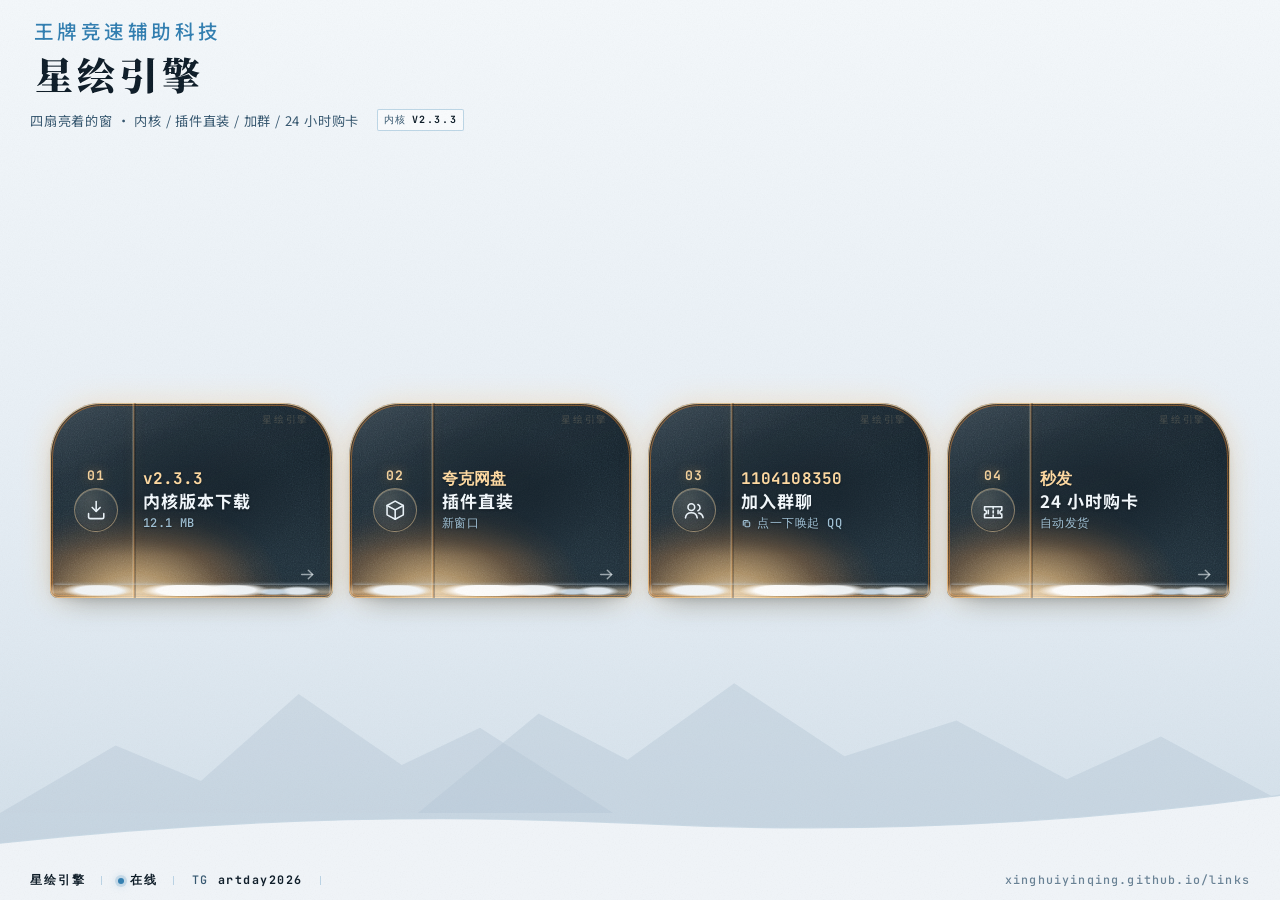
<file: index.html>
﻿<!DOCTYPE html>
<html lang="zh-CN" class="no-js">
<head>
<meta charset="UTF-8">
<meta name="viewport" content="width=device-width, initial-scale=1, viewport-fit=cover">
<meta name="color-scheme" content="light">
<meta name="theme-color" content="#e9f0f6">
<title>星绘引擎 · 王牌竞速辅助科技</title>
<meta name="description" content="星绘引擎 · 王牌竞速辅助科技：内核下载、插件与直装包、一键加群、24 小时购卡。四扇亮着的车窗，就是四个入口。">
<meta property="og:type" content="website">
<meta property="og:site_name" content="星绘引擎">
<meta property="og:title" content="星绘引擎 · 王牌竞速辅助科技">
<meta property="og:description" content="王牌竞速辅助科技 · 内核 v1.9 · 插件直装 · 一键加群 · 24 小时购卡">
<meta name="format-detection" content="telephone=no">
<link rel="icon" href="data:image/svg+xml,%3Csvg xmlns='http://www.w3.org/2000/svg' viewBox='0 0 64 64'%3E%3Crect width='64' height='64' rx='13' fill='%230d1620'/%3E%3Cpath d='M13 55V33a19 19 0 0 1 38 0v22z' fill='%23ffb257'/%3E%3Cpath d='M18 55V33a14 14 0 0 1 28 0v22z' fill='none' stroke='%23ffd9a0' stroke-width='1.8'/%3E%3Cpath d='M32 20v35M18 33.5 46 47M46 33.5 18 47' stroke='%23a9500f' stroke-width='1.5' opacity='.65'/%3E%3Cpath d='M6 55h52' stroke='%23c6d6e3' stroke-width='2.4' stroke-linecap='round'/%3E%3C/svg%3E">
<link rel="preconnect" href="https://fonts.googleapis.com">
<link rel="preconnect" href="https://fonts.gstatic.com" crossorigin>
<!-- 字体不阻塞首屏：先用系统字体画，字体到了再换（display=swap 已经是这个语义）。
     同步 <link rel="stylesheet"> 会卡住第一次绘制，实测能吃掉 1s 以上的 FCP。 -->
<link href="https://fonts.googleapis.com/css2?family=JetBrains+Mono:wght@500;700&family=Noto+Sans+SC:wght@400;500;700&family=Noto+Serif+SC:wght@900&family=Unbounded:wght@600;800&display=swap"
      rel="stylesheet" media="print" onload="this.media='all'">
<noscript><link href="https://fonts.googleapis.com/css2?family=JetBrains+Mono:wght@500;700&family=Noto+Sans+SC:wght@400;500;700&family=Noto+Serif+SC:wght@900&family=Unbounded:wght@600;800&display=swap" rel="stylesheet"></noscript>
<link rel="stylesheet" href="./assets/style.css">
<script>document.documentElement.className = 'has-js';</script>
<script type="importmap">{"imports":{"three":"./assets/vendor/three.module.js"}}</script>
</head>

<body class="is-boot">

<a class="skip" href="#windows">跳到四个下载入口</a>

<div id="stage">

  <!-- 3D 场景：scene 只负责往 #scene-canvas 里画，UI 不碰它的内容 -->
  <div id="scene" aria-hidden="true"><canvas id="scene-canvas"></canvas></div>

  <div id="hud">

    <header class="hud-head">
      <p class="head-word">王牌竞速辅助科技</p>
      <h1 class="head-title">星绘引擎</h1>
      <div class="head-subrow">
        <p class="head-sub">
          <span class="sub-wide">四扇亮着的窗 · 内核 / 插件直装 / 加群 / 24 小时购卡</span>
          <span class="sub-narrow">四扇窗 · 内核 / 插件 / 加群 / 购卡</span>
        </p>
        <p class="head-ver"><span>内核</span><b id="head-ver">v1.9</b></p>
      </div>
    </header>

    <!-- 四扇车窗 = 四个入口。顺序 01→04 是真实顺序，从车头到车尾。 -->
    <nav id="windows" tabindex="-1" aria-label="四个下载入口">

      <a class="window-card" data-slot="0" id="win-0"
         href=".d/nh_latest.sh" download="王牌竞速内核.sh"
         aria-label="星绘引擎：下载王牌竞速内核 v1.9，文件名 王牌竞速内核.sh，体积 12.1 MB">
        <span class="wc-glow" aria-hidden="true"></span>
        <span class="wc-shell">
          <span class="wc-lit" aria-hidden="true"></span>
          <span class="wc-frost" aria-hidden="true"></span>
          <span class="wc-glare" aria-hidden="true"></span>
          <span class="wc-brand" aria-hidden="true">星绘引擎</span>
          <span class="wc-body">
            <span class="wc-rail">
              <span class="wc-idx" aria-hidden="true">01</span>
              <span class="wc-icon" aria-hidden="true">
                <svg viewBox="0 0 24 24" fill="none" stroke="currentColor" stroke-width="1.55" stroke-linecap="round" stroke-linejoin="round">
                  <path d="M12 3.4v9.7"/><path d="m8.1 9.3 3.9 3.9 3.9-3.9"/>
                  <path d="M4.5 15.4v3.2a1.7 1.7 0 0 0 1.7 1.7h11.6a1.7 1.7 0 0 0 1.7-1.7v-3.2"/>
                </svg>
              </span>
            </span>
            <span class="wc-data">
              <span class="wc-value" data-wc-value>v1.9</span>
              <span class="wc-name">内核版本下载</span>
              <span class="wc-note" data-wc-note>12.1 MB</span>
            </span>
          </span>
          <span class="wc-sill" aria-hidden="true"></span>
          <span class="wc-arrow" aria-hidden="true">
            <svg viewBox="0 0 24 24" fill="none" stroke="currentColor" stroke-width="1.8" stroke-linecap="round" stroke-linejoin="round">
              <path d="M4.6 12h14"/><path d="m13 6.5 5.5 5.5-5.5 5.5"/>
            </svg>
          </span>
        </span>
      </a>

      <a class="window-card" data-slot="1" id="win-1"
         href="https://pan.quark.cn/s/dd3c3e5637be" target="_blank" rel="noopener noreferrer"
         aria-label="星绘引擎：在夸克网盘打开插件与直装包下载页，新窗口">
        <span class="wc-glow" aria-hidden="true"></span>
        <span class="wc-shell">
          <span class="wc-lit" aria-hidden="true"></span>
          <span class="wc-frost" aria-hidden="true"></span>
          <span class="wc-glare" aria-hidden="true"></span>
          <span class="wc-brand" aria-hidden="true">星绘引擎</span>
          <span class="wc-body">
            <span class="wc-rail">
              <span class="wc-idx" aria-hidden="true">02</span>
              <span class="wc-icon" aria-hidden="true">
                <svg viewBox="0 0 24 24" fill="none" stroke="currentColor" stroke-width="1.55" stroke-linecap="round" stroke-linejoin="round">
                  <path d="M12 3.1 20 7.4v9.2L12 20.9 4 16.6V7.4z"/>
                  <path d="m4 7.4 8 4.3 8-4.3"/><path d="M12 11.7v9.2"/>
                </svg>
              </span>
            </span>
            <span class="wc-data">
              <span class="wc-value">夸克网盘</span>
              <span class="wc-name">插件直装</span>
              <span class="wc-note">新窗口</span>
            </span>
          </span>
          <span class="wc-sill" aria-hidden="true"></span>
          <span class="wc-arrow" aria-hidden="true">
            <svg viewBox="0 0 24 24" fill="none" stroke="currentColor" stroke-width="1.8" stroke-linecap="round" stroke-linejoin="round">
              <path d="M4.6 12h14"/><path d="m13 6.5 5.5 5.5-5.5 5.5"/>
            </svg>
          </span>
        </span>
      </a>

      <!-- mqqapi 是 QQ 官方的群卡片 scheme，能直接把 QQ 拉到群页面。
           唤起失败由 app.js 在 1.8s 后兜底提示 + 可点复制群号。 -->
      <a class="window-card" data-slot="2" id="win-2" rel="noopener"
         href="mqqapi://card/show_pslcard?src_type=internal&amp;version=1&amp;uin=1104108350&amp;card_type=group&amp;source=qrcode"
         aria-label="星绘引擎：在 QQ 里打开群 1104108350 的加群页面">
        <span class="wc-glow" aria-hidden="true"></span>
        <span class="wc-shell">
          <span class="wc-lit" aria-hidden="true"></span>
          <span class="wc-frost" aria-hidden="true"></span>
          <span class="wc-glare" aria-hidden="true"></span>
          <span class="wc-brand" aria-hidden="true">星绘引擎</span>
          <span class="wc-body">
            <span class="wc-rail">
              <span class="wc-idx" aria-hidden="true">03</span>
              <span class="wc-icon" aria-hidden="true">
                <svg viewBox="0 0 24 24" fill="none" stroke="currentColor" stroke-width="1.55" stroke-linecap="round" stroke-linejoin="round">
                  <circle cx="9.2" cy="9" r="3.3"/>
                  <path d="M3.4 19.6c.4-3.1 2.8-5 5.8-5s5.4 1.9 5.8 5"/>
                  <path d="M15.7 6.5a3.2 3.2 0 0 1 0 6"/>
                  <path d="M16.6 14.9c2.3.4 3.8 2.1 4.2 4.5"/>
                </svg>
              </span>
            </span>
            <span class="wc-data">
              <span class="wc-value">1104108350</span>
              <span class="wc-name">加入群聊</span>
              <span class="wc-note">点一下唤起 QQ</span>
            </span>
          </span>
          <span class="wc-sill" aria-hidden="true"></span>
          <span class="wc-arrow" aria-hidden="true">
            <svg viewBox="0 0 24 24" fill="none" stroke="currentColor" stroke-width="1.8" stroke-linecap="round" stroke-linejoin="round">
              <rect x="8.2" y="8.2" width="10.8" height="10.8" rx="2.1"/>
              <path d="M15.4 5.6H6.9a1.9 1.9 0 0 0-1.9 1.9v8.4"/>
            </svg>
          </span>
        </span>
      </a>

      <a class="window-card" data-slot="3" id="win-3"
         href="https://ds.xiaoman.top/links/9261E5EF" target="_blank" rel="noopener noreferrer"
         aria-label="星绘引擎：在新窗口打开 24 小时购卡页，自动发货">
        <span class="wc-glow" aria-hidden="true"></span>
        <span class="wc-shell">
          <span class="wc-lit" aria-hidden="true"></span>
          <span class="wc-frost" aria-hidden="true"></span>
          <span class="wc-glare" aria-hidden="true"></span>
          <span class="wc-brand" aria-hidden="true">星绘引擎</span>
          <span class="wc-body">
            <span class="wc-rail">
              <span class="wc-idx" aria-hidden="true">04</span>
              <span class="wc-icon" aria-hidden="true">
                <svg viewBox="0 0 24 24" fill="none" stroke="currentColor" stroke-width="1.55" stroke-linecap="round" stroke-linejoin="round">
                  <path d="M3.5 8.6h17v3.5a1.9 1.9 0 0 0 0 3.8v3.5h-17v-3.5a1.9 1.9 0 0 0 0-3.8z"/>
                  <path d="M12 8.6v10.8" stroke-dasharray="2 2.1"/>
                  <path d="M7.2 12.1v3.4M16.8 12.1v3.4"/>
                </svg>
              </span>
            </span>
            <span class="wc-data">
              <span class="wc-value">秒发</span>
              <span class="wc-name">24 小时购卡</span>
              <span class="wc-note">自动发货</span>
            </span>
          </span>
          <span class="wc-sill" aria-hidden="true"></span>
          <span class="wc-arrow" aria-hidden="true">
            <svg viewBox="0 0 24 24" fill="none" stroke="currentColor" stroke-width="1.8" stroke-linecap="round" stroke-linejoin="round">
              <path d="M4.6 12h14"/><path d="m13 6.5 5.5 5.5-5.5 5.5"/>
            </svg>
          </span>
        </span>
      </a>

    </nav>

    <footer id="board">
      <span class="board-brand">星绘引擎</span>
      <span class="board-rule" aria-hidden="true"></span>
      <p class="board-live" role="status"><i class="board-led" aria-hidden="true"></i>在线</p>
      <span class="board-rule" aria-hidden="true"></span>
      <button class="board-copy" type="button" data-copy="artday2026" data-copy-label="TG 号">TG <b>artday2026</b></button>
      <span class="board-rule" aria-hidden="true"></span>
      <span class="board-url">xinghuiyinqing.github.io/links</span>
    </footer>

  </div><!-- /#hud -->
</div><!-- /#stage -->

<div id="toast" role="status" aria-live="polite" aria-atomic="true"></div>

<script>
/* 最后一道兜底：若 scene 卡在顶层 await 或模块报错，app.js 根本不会执行。
   3.6s 后 UI 仍未接管，就直接落终态，绝不停在"白屏等 3D"上。 */
window.setTimeout(function () {
  if (window.__wtUI) return;
  var b = document.body;
  b.classList.add('is-live', 'is-settled', 'is-nogl');
  b.setAttribute('data-detached', 'true');
}, 3600);
</script>

<!-- 文字入场与 3D 彻底解耦：这一小段是 classic script，解析到这里就执行，
     不必等 scene 的 module（three.js 解析要 1s+）—— 首屏文字 120ms 就开始出现。
     数值直接抄契约时间轴；app.js 之后拿到 WinterTrain.timeline 会再校准一次（值相同，不会跳）。 -->
<script>
(function () {
  var root = document.documentElement, body = document.body;
  var washIn = 0, depart = 250;
  root.style.setProperty('--d-head-1', (washIn + 120) + 'ms');
  root.style.setProperty('--d-head-2', (washIn + 380) + 'ms');
  root.style.setProperty('--d-head-3', (depart + 220) + 'ms');
  root.style.setProperty('--d-board', (depart + 620) + 'ms');
  requestAnimationFrame(function () {
    requestAnimationFrame(function () { body.classList.add('is-live'); });
  });
})();
</script>

<!-- importmap 已在 <head> 里、位于所有 module script 之前，此处不再重复（重复会报错） -->
<script type="module" src="./assets/scene/index.js"></script>
<script type="module" src="./assets/app.js"></script>
</body>
</html>
</file>
<file: assets/style.css>
﻿/* ==========================================================================
   冬季快车 · ЗИМНИЙ ЭКСПРЕСС —— UI 外壳
   --------------------------------------------------------------------------
   世界是【白雪皑皑的暴雪白天】：白到发蓝的雪天 + 近黑钢铁的车体 +
   唯一一点暖：四扇车窗里的琥珀灯。UI 是雪地上的印刷品，深墨色字。
   · 暖色只出现在 --lamp 家族（窗内灯、灯缘、黄铜框用 lamp 加 alpha 得到）
   · 页面是浅色底 → 文字一律深墨 / 冰蓝深色，对比度 ≥ 4.5:1
   · 卡片是深烟色玻璃（和车体同族），暖光是被关在窗里的那一小池光
   · 圆角只给车窗（拱形），别处克制
   · 卡片背后【绝不】用 backdrop-filter —— 底下一个全屏 60fps 画布，
     四块 backdrop-filter 会把合成器打死；用不透明渐变 + 内高光代替
   ========================================================================== */

/* ============================== 0. 令牌 ============================== */
:root {
  /* 契约 §8 的设计令牌，原样落进来 */
  --snow-0: #f4f8fb;  --snow-1: #e4edf4;  --snow-2: #c6d6e3;
  --steel-0: #0d1620; --steel-1: #1a2833; --steel-2: #2c3f4d;
  --lamp: #ffb257;    --lamp-hot: #ffd9a0; --lamp-deep: #e07a1f;
  --ice: #79cfe6;     --ice-deep: #2f7db0;
  --ink: #0b1a26;     --ink-2: #33556e;   --ink-dim: #6d8ba1;

  /* 黄铜窗框 = lamp 家族加 alpha，不引入新色相 */
  --frame-hi: rgb(255 217 160 / .78);
  --frame-lo: rgb(224 122 31 / .46);
  --frame-gap: rgb(11 26 38 / .62);

  /* 字 */
  --f-display: "Unbounded", "JetBrains Mono", ui-sans-serif, system-ui, -apple-system, "Segoe UI", "Microsoft YaHei", sans-serif;
  --f-serif: "Noto Serif SC", "Songti SC", "SimSun", ui-serif, Georgia, serif;
  --f-body: "Noto Sans SC", system-ui, -apple-system, "PingFang SC", "Hiragino Sans GB", "Microsoft YaHei", sans-serif;
  --f-mono: "JetBrains Mono", ui-monospace, "SFMono-Regular", "Cascadia Mono", Menlo, Consolas, monospace;

  /* 缓动 */
  --ease: cubic-bezier(.22, .68, .24, 1);
  --ease-out: cubic-bezier(.16, .84, .24, 1);

  /* 编排节奏：app.js 会用 WinterTrain.timeline 覆盖这几个值 */
  --d-head-1: 140ms;
  --d-head-2: 380ms;
  --d-head-3: 620ms;
  --d-board: 900ms;

  /* 版式 */
  --pad-x: clamp(14px, 2.4vw, 30px);
  --pad-y: clamp(12px, 2.2vh, 24px);
  --card-min: 200px;   /* 窗洞 200×138：卡片就取 anchor.w，四周留 4px 露出 3D 的黄铜窗框 */
  --card-max: 280px;

}

/* ============================== 1. 基础 ============================== */
*, *::before, *::after { box-sizing: border-box; }

html, body { height: 100%; }
html { -webkit-text-size-adjust: 100%; text-size-adjust: 100%; color-scheme: light; }

body {
  margin: 0;
  overflow: hidden;                 /* 全屏一屏，任何断点都不许滚 */
  overscroll-behavior: none;
  /* 雪天：画布没上屏（首帧前 / 无 WebGL）时也必须是白雪，不能是暗夜 */
  background: linear-gradient(180deg, #f4f8fb 0%, #e9f0f6 46%, #dfe9f1 72%, #cfdde8 100%);
  background-attachment: fixed;
  color: var(--ink);
  font-family: var(--f-body);
  font-size: 16px;
  line-height: 1.45;
  -webkit-font-smoothing: antialiased;
  -moz-osx-font-smoothing: grayscale;
  -webkit-tap-highlight-color: transparent;
}

/* 无 WebGL：CSS 兜一片远山 + 地平线，让"雪原"这件事仍然成立 */
@media all {
  body.is-nogl::before {
    content: "";
    position: fixed; inset: 0; z-index: 0;
    pointer-events: none;
    background-image: url("data:image/svg+xml,%3Csvg xmlns='http://www.w3.org/2000/svg' viewBox='0 0 1440 420' preserveAspectRatio='xMidYMax slice'%3E%3Cpath d='M0 322 130 246 226 286 336 188 452 268 540 226 690 322Z' fill='%239fb2c4' opacity='.26'/%3E%3Cpath d='M470 322 606 210 706 262 826 176 950 258 1076 218 1200 284 1306 236 1440 308v112H0V322Z' fill='%23b9c9d8' opacity='.48'/%3E%3Cpath d='M0 420v-64q360-40 720-22t720-32v118Z' fill='%23f4f8fb' opacity='.9'/%3E%3Cpath d='M0 356q360-40 720-22t720-32' fill='none' stroke='%23c6d6e3' stroke-width='1.5' opacity='.9'/%3E%3C/svg%3E");
    background-position: center bottom;
    background-size: 100% auto;
    background-repeat: no-repeat;
  }
}

/* 无 WebGL 时再压一层极细雪粒，别让大色块太平 */
body.is-nogl::after {
  content: "";
  position: fixed; inset: 0; z-index: 0;
  pointer-events: none;
  opacity: .06;
  background-image: url("data:image/svg+xml,%3Csvg xmlns='http://www.w3.org/2000/svg' width='180' height='180'%3E%3Cfilter id='g'%3E%3CfeTurbulence type='fractalNoise' baseFrequency='.82' numOctaves='3' stitchTiles='stitch'/%3E%3CfeColorMatrix type='saturate' values='0'/%3E%3C/filter%3E%3Crect width='180' height='180' filter='url(%23g)'/%3E%3C/svg%3E");
}

::selection { background: rgb(47 125 176 / .22); color: var(--ink); }

img, svg, canvas { display: block; max-width: 100%; }

:where(a, button) { color: inherit; }

/* 键盘焦点：冰蓝深色（浅底上唯一够对比的冷色） */
:where(a, button):focus-visible {
  outline: 2px solid var(--ice-deep);
  outline-offset: 3px;
  border-radius: 2px;
}

/* ============================== 2. 跳过链接 ============================== */
.skip {
  position: fixed;
  top: -120px; left: 12px;
  z-index: 90;
  padding: .62rem 1rem;
  border-radius: 2px;
  background: #fff;
  border: 1px solid var(--ice-deep);
  color: var(--ink);
  font-family: var(--f-mono);
  font-size: .78rem;
  font-weight: 700;
  letter-spacing: .1em;
  text-decoration: none;
  box-shadow: 0 10px 24px -12px rgb(44 63 77 / .45);
  transition: top .22s var(--ease);
}
.skip:focus { top: 12px; }

/* ============================== 3. 舞台 ============================== */
#stage { position: fixed; inset: 0; z-index: 0; }

#scene {
  position: absolute; inset: 0; z-index: 0;
  pointer-events: none;             /* 指针视差走 window，画布不吃事件 */
}
#scene-canvas { width: 100%; height: 100%; }

/* 上下极淡的冷灰边：给 header / 站牌条一点支撑，
   白雪上绝不糊黑边 —— 只是比雪再冷半度 */
#scene::after {
  content: "";
  position: absolute; inset: 0;
  pointer-events: none;
  background:
    linear-gradient(180deg,
      rgb(120 150 175 / .13) 0%,
      rgb(120 150 175 / .04) 14%,
      rgb(120 150 175 / 0) 28%,
      rgb(120 150 175 / 0) 74%,
      rgb(120 150 175 / .07) 92%,
      rgb(120 150 175 / .11) 100%);
}

/* ============================== 4. HUD 壳 ============================== */
/* 默认就是"文档流里的三行网格"：没有 JS、没有 WebGL、竖屏窄屏都靠它。
   只有 body.is-anchored（3D 正常）才整体切成绝对定位 + 锚点跟随。 */
#hud {
  position: absolute; inset: 0; z-index: 2;
  display: grid;
  grid-template-rows: auto minmax(0, 1fr) auto;
  gap: clamp(10px, 2vh, 20px);
  padding:
    calc(env(safe-area-inset-top) + var(--pad-y))
    calc(env(safe-area-inset-right) + var(--pad-x))
    calc(env(safe-area-inset-bottom) + var(--pad-y) * .42)
    calc(env(safe-area-inset-left) + var(--pad-x));
  pointer-events: none;             /* 只让卡片和站牌按钮吃事件 */
}

/* ============================== 5. Header ============================== */
.hud-head {
  position: static;
  max-width: 46rem;
}

.head-word {
  margin: 0;
  font-family: var(--f-body);       /* 中文铭牌：Noto Sans SC 500 */
  font-weight: 500;
  font-size: clamp(.96rem, .6rem + 1.1vmin, 1.62rem);
  line-height: 1.15;
  letter-spacing: .18em;            /* 中文加字距才有"铭牌"感 */
  text-indent: .18em;
  color: var(--ice-deep);
  text-shadow: 0 1px 0 rgb(255 255 255 / .55);
}

.head-title {
  margin: .3em 0 0;
  font-family: var(--f-serif);
  font-weight: 900;
  font-size: clamp(1.66rem, 1.05rem + 2.35vmin, 3.2rem);
  line-height: 1.04;
  letter-spacing: .12em;
  text-indent: .12em;
  color: var(--ink);
  text-shadow: 0 1px 0 rgb(255 255 255 / .6);
}

.head-subrow {
  margin-top: 1.02em;
  display: flex;
  align-items: center;
  flex-wrap: wrap;
  gap: .5rem 1.1rem;
}

.sub-narrow { display: none; }

.head-sub {
  margin: 0;
  font-family: var(--f-body);
  font-size: clamp(.72rem, .6rem + .4vmin, .94rem);
  letter-spacing: .06em;
  color: var(--ink-2);
  text-shadow: 0 1px 0 rgb(255 255 255 / .5);
}

.head-ver {
  margin: 0;
  display: inline-flex;
  align-items: baseline;
  gap: .5em;
  padding: .28em .58em;
  border: 1px solid rgb(47 125 176 / .3);
  border-radius: 2px;
  background: rgb(255 255 255 / .58);
  font-family: var(--f-mono);
  font-size: clamp(.56rem, .5rem + .22vmin, .7rem);
  font-weight: 500;
  letter-spacing: .16em;
  text-transform: uppercase;
  color: var(--ink-2);
  white-space: nowrap;
}
.head-ver b { font-weight: 700; color: var(--ink); }

/* ============================== 6. 车窗卡片 ============================== */
/* 默认（无 JS / 竖屏 / 无 WebGL）= 网格；body.is-anchored 才切成锚点跟随 */
#windows {
  --win-gap: clamp(10px, 1.5vw, 16px);
  display: grid;
  grid-template-columns: repeat(auto-fit, minmax(260px, 1fr));
  gap: var(--win-gap);
  align-content: center;      /* 桌面：网格在中间行居中 */
  min-height: 0;
}

.window-card {
  --lit: 1;          /* 0..1 由 anchors() 驱动 */
  --hover: 0;        /* 0 / 1：悬停与键盘焦点 */
  --i: 0;            /* 0..3：入场阶梯 */
  --t-in: calc(var(--i) * 120ms);
  --rail: clamp(56px, 27%, 70px);        /* 左栏（序号 + 图标）宽度 */
  --pad-card: clamp(11px, 4.6cqw, 16px); /* 卡片内边距：竖棂正好落在两栏分界上 */

  position: relative;
  display: block;
  width: 100%;
  aspect-ratio: 1.45;               /* 横向车窗：220×150 / 300×207 */
  min-width: 0;
  color: var(--ink);
  text-decoration: none;
  pointer-events: auto;
  container-type: inline-size;      /* 字号跟卡片宽度走，而不是跟视口 */
  -webkit-touch-callout: none;
}

#windows > .window-card:nth-child(1) { --i: 0; }
#windows > .window-card:nth-child(2) { --i: 1; }
#windows > .window-card:nth-child(3) { --i: 2; }
#windows > .window-card:nth-child(4) { --i: 3; }

/* --- 外辉光：灯烤在雪地上的那一圈（无 blur，纯径向渐变） --- */
.wc-glow {
  position: absolute;
  inset: -18% -14% -16% -14%;
  z-index: 0;
  pointer-events: none;
  border-radius: 50%;
  opacity: calc(var(--lit) * (.5 + .5 * var(--hover)));
  background:
    radial-gradient(closest-side, rgb(255 178 87 / .5) 0%, rgb(255 178 87 / .22) 42%, rgb(255 178 87 / 0) 78%);
  transition: opacity .45s var(--ease);
}

/* ★ 锚点到达之前，四张卡还停在 #windows 的左上角，而 --lit 可能已经是 1，
   .wc-glow 那圈外辉光就会直接糊在「冬季快车」标题上
   （QA 实测包围盒 (24,0)–(264,192)、质心 (140,96)，settled 后消失）。
   入场前整层既不可见也不可点。 */
html.has-js body:not(.is-settled) #windows {
  opacity: 0;
  pointer-events: none;
}

/* --- 窗本体：黄铜细双边 + 拱形上沿 + 深烟色玻璃 ---
   底和车体同族（#18242f 一带），这样卡片是"长在车上的一扇窗"，
   不是浮在页面上的一块橙色便利贴。 */
.wc-shell {
  position: relative;
  z-index: 1;
  display: block;
  height: 100%;
  overflow: hidden;
  isolation: isolate;
  border-radius: 18% 18% 8px 8px / 28% 28% 8px 8px;
  background-image:
    /* 冷天光斜照在玻璃上（横窗：从左上来） */
    linear-gradient(158deg,
      rgb(198 226 246 / .2) 0%,
      rgb(198 226 246 / .05) 26%,
      rgb(198 226 246 / 0) 52%),
    linear-gradient(180deg, #0f1b24 0%, #16242e 52%, #1e2f3a 100%);
  box-shadow:
    /* 细双边：1px 亮线 / 1px 暗缝 / 1px 暗线（都在框内） */
    inset 0 0 0 1px var(--frame-hi),
    inset 0 0 0 2px var(--frame-gap),
    inset 0 0 0 3px var(--frame-lo),
    inset 0 1px 0 rgb(255 240 214 / .5),
    inset 0 -18px 22px -14px rgb(4 10 16 / .62),
    /* 雪地上的影子是冷的、软的，不是黑的 */
    0 16px 30px -18px rgb(44 63 77 / .55),
    0 3px 10px -6px rgb(44 63 77 / .34),
    0 0 calc(10px + 18px * var(--lit)) rgb(255 178 87 / calc(.10 + .18 * var(--lit) + .16 * var(--hover)));
  transform: translateY(0) scale(1);
  transition:
    transform .26s var(--ease),
    box-shadow .45s var(--ease),
    opacity .6s var(--ease) var(--t-in),
    translate .7s var(--ease-out) var(--t-in);
}

/* 窗内的灯：一个偏中央的椭圆亮核 + 窗下限漏出的一道窄亮线。
   mask 把暖光切在卡片 68% 以下 —— 光到不了底角，才不会读成"沙丘地平线"。 */
.wc-lit {
  position: absolute; inset: 0; z-index: 1;
  pointer-events: none;
  border-radius: inherit;
  opacity: calc(.42 + .58 * var(--lit) + .08 * var(--hover));
  background-image:
    /* 灯从窗下限漏出来的窄亮线（"灯在室内"的关键信号） */
    radial-gradient(62% 66% at 30% 104%,
      rgb(255 236 206 / .86) 0%,
      rgb(255 199 124 / .62) 26%,
      rgb(255 158 68 / .28) 52%,
      rgb(224 122 31 / .07) 74%,
      transparent 88%),
    /* 下缘那一道"灯从窗下限漏出来"的窄亮线（不许过曝） */
    linear-gradient(180deg,
      rgb(255 232 196 / 0) calc(100% - 14px),
      rgb(255 232 196 / .55) calc(100% - 6px),
      rgb(255 178 87 / .08) 100%),
    /* 冷天光斜照在玻璃上半部 */
    linear-gradient(180deg, rgb(198 226 246 / .18) 0%, transparent 46%);
  background-size: 100% 100%, 100% 100%, 100% 100%;
  background-position: center bottom, center bottom, center top;
  background-repeat: no-repeat;
  -webkit-mask-image: linear-gradient(180deg, transparent 44%, #000 78%);
  mask-image: linear-gradient(180deg, transparent 44%, #000 78%);
  transition: opacity .5s var(--ease), background-size .55s var(--ease);
}

/* 霜花：极淡的冰晶噪声，悬停时从四角退开 */
.wc-frost {
  position: absolute; inset: 0; z-index: 2;
  pointer-events: none;
  opacity: .52;
  mix-blend-mode: soft-light;
  background-image: url("data:image/svg+xml,%3Csvg xmlns='http://www.w3.org/2000/svg' width='200' height='200'%3E%3Cfilter id='f'%3E%3CfeTurbulence type='fractalNoise' baseFrequency='.74' numOctaves='4' seed='7' stitchTiles='stitch'/%3E%3CfeColorMatrix type='saturate' values='0'/%3E%3C/filter%3E%3Crect width='200' height='200' filter='url(%23f)'/%3E%3C/svg%3E");
  background-size: 170px 170px;
  /* mask-size 变大 = 霜的边缘往外退，四角先清 */
  -webkit-mask-image: radial-gradient(closest-side at 50% 50%, transparent 34%, #000 78%);
  mask-image: radial-gradient(closest-side at 50% 50%, transparent 34%, #000 78%);
  -webkit-mask-size: 100% 100%; mask-size: 100% 100%;
  -webkit-mask-position: center; mask-position: center;
  -webkit-mask-repeat: no-repeat; mask-repeat: no-repeat;
  transition:
    -webkit-mask-size .85s var(--ease),
    mask-size .85s var(--ease),
    -webkit-mask-position .85s var(--ease),
    mask-position .85s var(--ease),
    opacity .85s var(--ease);
}

/* 冷光带：悬停/聚焦时扫过一次 */
.wc-glare {
  position: absolute; inset: 0; z-index: 3;
  pointer-events: none;
  opacity: 0;
  mix-blend-mode: screen;
  background-image: linear-gradient(
    104deg,
    transparent 30%,
    rgb(198 230 252 / .28) 43%,
    rgb(246 252 255 / .78) 50%,
    rgb(198 230 252 / .26) 57%,
    transparent 70%);
  background-size: 240% 100%;
  background-position: 150% 0;
  background-repeat: no-repeat;
}

/* 蚀刻在玻璃上的品牌：绝对定位在右上角，完全脱离四行文字的排版
   （硬约束：200×138 与 175×121 两档下 12 个文本节点仍须零 ellipsis）。
   top/right 的取值避开了拱形上沿的圆角切线。 */
.wc-brand {
  position: absolute;
  top: 12px;
  right: 24px;
  z-index: 3;
  pointer-events: none;
  font-family: var(--f-body);
  font-weight: 500;
  font-size: clamp(9px, 3.4cqw, 11px);
  line-height: 1;
  letter-spacing: .18em;
  text-indent: .18em;
  color: var(--lamp-hot);          /* 偏黄铜的蚀刻反光 */
  opacity: calc(.09 + .05 * var(--lit));
  text-shadow: 0 1px 0 rgb(6 14 20 / .4);
  transition: opacity .4s var(--ease);
}
.window-card:hover .wc-brand,
.window-card:focus-visible .wc-brand { opacity: .22; }

/* 竖棂：一道黄铜竖条，把卡片分成"72px 序号+图标区"和"文本区"。
   横窗的结构就该是竖分的，比横档更像车窗。 */
.wc-shell::after {
  content: "";
  position: absolute;
  top: 0; bottom: 0;
  left: calc(var(--pad-card) + var(--rail));
  width: 2px;
  z-index: 3;
  pointer-events: none;
  background: linear-gradient(90deg,
    rgb(255 217 160 / .5) 0%,
    rgb(224 122 31 / .32) 55%,
    rgb(6 14 20 / .42) 100%);
  box-shadow:
    -1px 0 0 rgb(255 240 214 / .18),
    1px 0 0 rgb(6 14 20 / .26),
    0 0 12px rgb(255 178 87 / .14);
}

/* --- 内容：横卡两栏。左栏 = 序号 + 图标，右栏 = 值 / 名称 / 备注 --- */
.wc-body {
  position: relative;
  z-index: 4;
  display: flex;
  flex-direction: row;
  align-items: stretch;
  height: 100%;
  padding: clamp(10px, 5cqw, 15px) var(--pad-card);
}

.wc-rail {
  flex: 0 0 var(--rail);
  width: var(--rail);
  display: flex;
  flex-direction: column;
  align-items: center;
  justify-content: center;
  gap: clamp(4px, 2cqw, 8px);
  padding-right: 4px;
}

.wc-idx {
  font-family: var(--f-mono);
  font-weight: 700;
  font-size: clamp(.75rem, 5.6cqw, .82rem);   /* ≥12px */
  line-height: 1;
  letter-spacing: .06em;
  color: rgb(255 217 160 / .95);
  text-shadow: 0 0 calc(5px + 7px * var(--lit)) rgb(255 178 87 / calc(.16 + .3 * var(--lit)));
  transition: text-shadow .5s var(--ease);
}

.wc-icon {
  display: grid;
  place-items: center;
  width: clamp(34px, 20cqw, 44px);
  height: clamp(34px, 20cqw, 44px);
  flex: 0 0 auto;
  border-radius: 50%;
  border: 1px solid rgb(255 217 160 / .42);
  background: radial-gradient(circle at 34% 26%, rgb(255 236 202 / .16), rgb(255 255 255 / .03) 76%);
  box-shadow: inset 0 1px 0 rgb(255 240 214 / .24), inset 0 -1px 0 rgb(6 14 20 / .32);
  color: #eaf3f9;
}
.wc-icon svg { width: 58%; height: 58%; }

/* 右栏：三行，垂直居中，字永远不换行（超了省略） */
.wc-data {
  flex: 1 1 auto;
  min-width: 0;
  display: flex;
  flex-direction: column;
  justify-content: center;
  gap: clamp(2px, 1.2cqw, 5px);
  padding-left: clamp(8px, 3.6cqw, 12px);
}

.wc-value {
  font-family: var(--f-mono);
  font-weight: 700;
  font-size: clamp(13px, 6.5cqw, 16px);      /* 200 宽 → 13px，246 宽封顶 16px */
  line-height: 1.14;
  letter-spacing: .01em;
  color: var(--lamp-hot);
  text-shadow: 0 1px 2px rgb(6 14 20 / .55);
  white-space: nowrap;
  overflow: hidden;
  text-overflow: ellipsis;
}

.wc-name {
  margin: 0;
  font-family: var(--f-body);
  font-weight: 700;
  font-size: clamp(14.5px, 7.25cqw, 17px);   /* 200 宽 → 14.5px：7 个中文不截断；280 宽封顶 17px */
  line-height: 1.2;
  letter-spacing: .06em;
  color: #f2f8fc;
  text-shadow: 0 1px 3px rgb(6 14 20 / .6);
  white-space: nowrap;
  overflow: hidden;
  text-overflow: ellipsis;
}

.wc-note {
  margin: 0;
  padding-right: 22px;              /* 给右下角箭头让位 */
  font-family: var(--f-mono);
  font-size: clamp(10.5px, 5.25cqw, 12px);   /* 200 宽 → 10.5px，229 宽封顶 12px */
  font-weight: 500;
  line-height: 1.35;
  letter-spacing: .04em;
  color: #9fc0d4;
  text-shadow: 0 1px 2px rgb(6 14 20 / .5);
  white-space: nowrap;
  overflow: hidden;
  text-overflow: ellipsis;
}

/* 窗台积雪：分段的小雪堆，冷的白，压住那道窄亮线 —— "雪 + 灯"的关系才成立 */
.wc-sill {
  position: absolute;
  left: 4px; right: 4px; bottom: 2px;
  z-index: 5;
  height: 11px;
  pointer-events: none;
  /* 雪堆铺在两侧，中间（灯核上方 ≈30%）留一道缺口，光从缺口漏出来 */
  background:
    radial-gradient(closest-side, #f4f8fb 62%, rgb(244 248 251 / 0) 100%) 4% 58% / 26% 130% no-repeat,
    radial-gradient(closest-side, #e4edf4 58%, rgb(228 237 244 / 0) 100%) 15% 90% / 14% 78% no-repeat,
    radial-gradient(closest-side, #ffffff 66%, rgb(255 255 255 / 0) 100%) 48% 50% / 34% 148% no-repeat,
    radial-gradient(closest-side, #f4f8fb 62%, rgb(244 248 251 / 0) 100%) 70% 64% / 27% 128% no-repeat,
    radial-gradient(closest-side, #c6d6e3 54%, rgb(198 214 227 / 0) 100%) 84% 94% / 13% 68% no-repeat,
    radial-gradient(closest-side, #e4edf4 58%, rgb(228 237 244 / 0) 100%) 96% 86% / 16% 92% no-repeat;
  box-shadow: 0 -1px 3px rgb(198 214 227 / .55);
  opacity: .96;
}

/* 加群那张卡：右下角图标移到备注行左端，跟文字一起排版，不再和"点一下唤起 QQ"挤 */
.window-card[data-slot="2"] .wc-arrow { display: none; }
.window-card[data-slot="2"] .wc-note { padding-right: 0; }
.window-card[data-slot="2"] .wc-note::before {
  content: "";
  display: inline-block;
  width: .95em;
  height: .95em;
  margin-right: .45em;
  vertical-align: -.13em;
  background-color: currentColor;
  -webkit-mask: url("data:image/svg+xml,%3Csvg xmlns='http://www.w3.org/2000/svg' viewBox='0 0 24 24' fill='none' stroke='%23000' stroke-width='2.4' stroke-linecap='round' stroke-linejoin='round'%3E%3Crect x='8.6' y='8.6' width='10.4' height='10.4' rx='2'/%3E%3Cpath d='M15.2 5.6H6.9a1.9 1.9 0 0 0-1.9 1.9v8.3'/%3E%3C/svg%3E") center / contain no-repeat;
  mask: url("data:image/svg+xml,%3Csvg xmlns='http://www.w3.org/2000/svg' viewBox='0 0 24 24' fill='none' stroke='%23000' stroke-width='2.4' stroke-linecap='round' stroke-linejoin='round'%3E%3Crect x='8.6' y='8.6' width='10.4' height='10.4' rx='2'/%3E%3Cpath d='M15.2 5.6H6.9a1.9 1.9 0 0 0-1.9 1.9v8.3'/%3E%3C/svg%3E") center / contain no-repeat;
}

/* 右下角箭头：贴在备注那一行的右端，不落进最亮的光池里 */
.wc-arrow {
  position: absolute;
  right: clamp(10px, 4.6cqw, 15px);
  bottom: clamp(11px, 5cqw, 15px);
  z-index: 5;
  width: clamp(15px, 8cqw, 19px);
  height: clamp(15px, 8cqw, 19px);
  pointer-events: none;
  color: rgb(242 248 252 / .58);
  transform: translateX(-3px);
  transition: color .3s var(--ease), transform .3s var(--ease), opacity .3s var(--ease);
}

/* --- 悬停 / 按压 / 焦点 --- */
@media (hover: hover) and (pointer: fine) {
  .window-card:hover { --hover: 1; }
  .window-card:hover .wc-shell { transform: translateY(-2px); }
  .window-card:hover .wc-lit { background-size: 118% 112%, 100% 100%, 100% 100%; }
  .window-card:hover .wc-frost {
    opacity: .1;
    -webkit-mask-size: 150% 160%; mask-size: 150% 160%;
    -webkit-mask-position: 100% 0%; mask-position: 100% 0%;   /* 霜从右上角先化开 */
  }
  .window-card:hover .wc-glare { animation: wcSweep .95s var(--ease) 1 both; }
  .window-card:hover .wc-arrow { color: #f2f8fc; transform: translateX(0); }
}

.window-card:focus-visible { outline: none; }
.window-card:focus-visible .wc-shell {
  outline: 2px solid var(--ice-deep);
  outline-offset: 4px;
}
.window-card:focus-visible { --hover: 1; }
.window-card:focus-visible .wc-lit { background-size: 118% 112%, 100% 100%, 100% 100%; }
.window-card:focus-visible .wc-frost {
  opacity: .1;
  -webkit-mask-size: 150% 160%; mask-size: 150% 160%;
  -webkit-mask-position: 100% 0%; mask-position: 100% 0%;
}
.window-card:focus-visible .wc-glare { animation: wcSweep .95s var(--ease) 1 both; }
.window-card:focus-visible .wc-arrow { color: #f2f8fc; transform: translateX(0); }

/* 按压：下沉 + 暖光增强 */
.window-card:active .wc-shell {
  transform: translateY(1px) scale(.994);
  box-shadow:
    inset 0 0 0 1px var(--frame-hi),
    inset 0 0 0 2px var(--frame-gap),
    inset 0 0 0 3px var(--frame-lo),
    inset 0 2px 14px -6px rgb(4 10 16 / .6),
    0 6px 14px -12px rgb(44 63 77 / .5),
    0 0 26px rgb(255 178 87 / .42);
}
.window-card:active .wc-lit { opacity: .94; background-size: 126% 118%, 100% 100%, 100% 100%; }
.window-card:active .wc-glow { opacity: 1; }

@keyframes wcSweep {
  0%   { background-position: 150% 0; opacity: 0; }
  14%  { opacity: 1; }
  100% { background-position: -70% 0; opacity: 0; }
}

/* --- 锚点跟随模式：header / 站牌条脱离文档流钉在四角，卡片用 transform 定位 --- */
body.is-anchored #hud {
  display: block;
  padding: 0;
  gap: 0;
}
body.is-anchored .hud-head {
  position: absolute;
  top: calc(env(safe-area-inset-top) + var(--pad-y));
  left: calc(env(safe-area-inset-left) + var(--pad-x));
  right: calc(env(safe-area-inset-right) + var(--pad-x));
  max-width: 46rem;
}
body.is-anchored #board {
  position: absolute;
  left: 0; right: 0; bottom: 0;
  padding:
    .8rem calc(env(safe-area-inset-right) + var(--pad-x))
    calc(.8rem + env(safe-area-inset-bottom))
    calc(env(safe-area-inset-left) + var(--pad-x));
  justify-content: flex-start;
}
body.is-anchored #board::before { display: block; }

/* 这里用显式 width/height 而不是 inset，保证 #windows 一定是整块视口、
   原点是 (0,0)，translate3d 的坐标才等于契约里的视口 CSS 像素。 */
body.is-anchored #windows {
  position: absolute;
  left: 0;
  top: 0;
  width: 100%;
  height: 100%;
  display: block;
  min-height: 0;
  align-self: stretch;
  align-content: normal;
}
body.is-anchored .window-card {
  position: absolute;
  left: 0;
  top: 0;
  width: var(--card-max);
  aspect-ratio: 1.45;
  will-change: transform;
  opacity: 1;
  transition: opacity .45s var(--ease);
}
body.is-anchored .window-card.is-out { opacity: 0; pointer-events: none; }

/* 进站期（is-anchored 但还没 settled）：卡片还没拿到锚点，四张全堆在 (0,0)。
   这时 .wc-shell 是 opacity:0 不画，但 .wc-glow 那圈外辉光是活的（--lit 默认 1），
   会在左上糊出一片暖光正压住标题 —— 实测 1440×900 包围盒 (24,0)–(264,192)、约 22k 暖色像素。
   双保险：卡片层整个不画 + 把 --lit 按到 0（漏出来的任何层也不会是亮的）。 */
html.has-js body.is-anchored:not(.is-settled) #windows { visibility: hidden; }
body.is-anchored:not(.is-settled) .window-card { --lit: 0; }

/* --- 非锚点模式（竖屏 / 窄屏 / 无 WebGL）：卡片上方一条极细冰蓝连线 --- */
/* 只在该拆分的断点里出现（见 §11），桌面无 WebGL 的网格不画线，因为那里没有列车 */

/* ============================== 7. 站牌条 ============================== */
#board {
  position: relative;
  display: flex;
  align-items: center;
  flex-wrap: wrap;
  gap: .55rem 1rem;
  padding: 0;
  font-family: var(--f-mono);
  font-size: clamp(.62rem, .55rem + .32vmin, .78rem);
  font-weight: 500;
  letter-spacing: .13em;
  color: var(--ink-2);
  text-shadow: 0 1px 0 rgb(255 255 255 / .6);
  pointer-events: none;
}

/* 站台边线：只在锚点模式（站牌条贴住视口底边）时出现，两端淡出 */
#board::before {
  content: "";
  position: absolute;
  left: var(--pad-x); right: var(--pad-x); top: 0;
  height: 1px;
  display: none;
  background: linear-gradient(90deg,
    rgb(47 125 176 / 0) 0%,
    rgb(47 125 176 / .22) 18%,
    rgb(47 125 176 / .22) 82%,
    rgb(47 125 176 / 0) 100%);
}

.board-brand {
  color: var(--ink);
  font-weight: 700;
  letter-spacing: .16em;
}

.board-live {
  margin: 0;
  display: inline-flex;
  align-items: center;
  gap: .5em;
  color: var(--ink);
  font-weight: 700;
  animation: boardFlicker 12.5s steps(1, end) infinite;
}
.board-led {
  position: relative;
  width: 6px; height: 6px;
  border-radius: 50%;
  background: var(--ice-deep);
  box-shadow: 0 0 0 3px rgb(47 125 176 / .16), 0 0 8px rgb(47 125 176 / .55);
  animation: ledBreath 3.4s var(--ease) infinite;   /* 极缓呼吸 */
}
/* 每 12.5s 一次"数据跳动"：LED 连闪两下 + 文字同步暗一下 */
.board-led::after {
  content: "";
  position: absolute;
  inset: -3px;
  border-radius: 50%;
  background: var(--ice-deep);
  opacity: 0;
  animation: ledBurst 12.5s var(--ease) infinite;
}
@keyframes ledBreath {
  0%, 100% { opacity: 1; }
  50%      { opacity: .42; }
}
@keyframes ledBurst {
  0%, 86%, 100% { opacity: 0; transform: scale(1); }
  87.5%         { opacity: .8; transform: scale(1.75); }
  89%           { opacity: 0; transform: scale(1); }
  91%           { opacity: .5; transform: scale(1.4); }
  92.5%         { opacity: 0; transform: scale(1); }
}
@keyframes boardFlicker {
  0%, 86%, 100% { opacity: 1; }
  87.5%         { opacity: .5; }
  89%           { opacity: 1; }
  91%           { opacity: .72; }
  92.5%         { opacity: 1; }
}

.board-rule {
  width: 1px; height: 9px;
  background: rgb(47 125 176 / .28);
}

.board-copy {
  margin: 0;
  padding: .18rem .1rem;
  border: 0;
  border-radius: 2px;
  background: none;
  font: inherit;
  letter-spacing: inherit;
  text-transform: inherit;
  color: inherit;
  cursor: pointer;
  pointer-events: auto;
  transition: color .22s var(--ease);
}
.board-copy b { font-weight: 700; color: var(--ink); }
.board-copy:hover,
.board-copy:hover b { color: var(--ice-deep); }
@media (pointer: coarse) {
  .board-copy { min-height: 44px; display: inline-flex; align-items: center; }
}

.board-url {
  margin-left: auto;
  color: rgb(51 85 110 / .74);
  letter-spacing: .1em;
}

/* ============================== 8. Toast ============================== */
#toast {
  position: fixed;
  left: 50%;
  bottom: calc(env(safe-area-inset-bottom) + clamp(64px, 9vh, 96px));
  z-index: 80;
  display: flex;
  align-items: center;
  gap: .8rem;
  max-width: min(92vw, 30rem);
  padding: .62rem .9rem;
  border: 1px solid rgb(47 125 176 / .26);
  border-radius: 3px;
  background: rgb(255 255 255 / .97);
  box-shadow:
    0 16px 34px -18px rgb(44 63 77 / .45),
    0 2px 6px -2px rgb(44 63 77 / .18);
  color: var(--ink);
  font-family: var(--f-body);
  font-size: .84rem;
  line-height: 1.4;
  text-align: left;
  opacity: 0;
  transform: translate(-50%, 140%);
  pointer-events: none;
  transition: transform .34s var(--ease), opacity .34s var(--ease);
}
#toast.is-on { opacity: 1; transform: translate(-50%, 0); }
#toast.has-act.is-on { pointer-events: auto; }

.toast-msg { min-width: 0; }
.toast-act {
  flex: 0 0 auto;
  padding: .38rem .68rem;
  border: 1px solid rgb(47 125 176 / .45);
  border-radius: 2px;
  background: rgb(47 125 176 / .09);
  color: var(--ice-deep);
  font-family: var(--f-mono);
  font-size: .74rem;
  font-weight: 700;
  letter-spacing: .06em;
  white-space: nowrap;
  cursor: pointer;
  transition: background .2s var(--ease), color .2s var(--ease);
}
.toast-act:hover { background: rgb(47 125 176 / .2); color: var(--ink); }
@media (pointer: coarse) { .toast-act { min-height: 40px; padding-inline: .8rem; } }

#toast.is-warn { border-color: rgb(224 122 31 / .62); }
#toast.is-warn .toast-msg { box-shadow: inset 2px 0 0 rgb(224 122 31 / .9); padding-left: .55rem; }

/* ============================== 9. 开场编排 ============================== */
/* header / 站牌条的入场是【纯 CSS 动画】：不挂 JS class、不等 WinterTrain.ready、
   也不等 module 执行完。浏览器第一次能画的时候文字就已经在画了 —— 这是 FCP 的关键。
   （实测：挂在 JS class 上时，2MB 的 three/scene 模块会把首屏文字压到 2.4s 之后）
   节奏用 --d-head-1/2/3 与 --d-board，由 index.html 的内联脚本按契约时间轴写入。 */
/* 关键：入场【不从 opacity 0 开始】。动画的 startTime 会被推迟到"第一帧"，
   而第一帧又要等 2MB 的 scene module 跑完 —— 从 0 开始就等于首屏文字被压到 2.4s。
   从 .5 起跳：第一次绘制就已经有可读文字（FCP 成立），视觉上仍是"淡入+上浮"。 */
@keyframes headIn {
  from { opacity: .5; translate: 0 10px; }
  to   { opacity: 1; translate: 0 0; }
}
@keyframes boardIn {
  from { opacity: .5; translate: 0 8px; }
  to   { opacity: 1; translate: 0 0; }
}
.head-word   { animation: headIn .62s var(--ease) var(--d-head-1) both; }
.head-title  { animation: headIn .62s var(--ease) var(--d-head-2) both; }
.head-subrow { animation: headIn .62s var(--ease) var(--d-head-3) both; }
#board       { animation: boardIn .62s var(--ease) var(--d-board) both; }

/* 卡片仍然等 scene 停稳（它要靠锚点定位，不能提前露脸） */
html.has-js body:not(.is-settled) .wc-shell {
  opacity: 0;
  translate: 0 14px;
}

/* ============================== 10. 无 WebGL 降级 ============================== */
body.is-nogl #scene { display: none; }
body.is-nogl #hud {
  display: grid;
  grid-template-rows: auto minmax(0, 1fr) auto;
  gap: clamp(10px, 2vh, 20px);
  padding:
    calc(env(safe-area-inset-top) + var(--pad-y))
    calc(env(safe-area-inset-right) + var(--pad-x))
    calc(env(safe-area-inset-bottom) + var(--pad-y) * .4)
    calc(env(safe-area-inset-left) + var(--pad-x));
}
body.is-nogl .hud-head { position: static; }
body.is-nogl #board { position: static; padding-inline: 0; padding-bottom: 0; }
body.is-nogl #board::before { display: none; }
body.is-nogl #windows { max-width: 1180px; width: 100%; margin-inline: auto; }

/* ============================== 11. 响应式 ============================== */
/* 竖屏 / 窄屏：卡片进 2×2 网格，列车退到上面 */
@media (max-width: 720px), (max-aspect-ratio: 1/1) {
  :root { --pad-x: clamp(14px, 4.4vw, 26px); --pad-y: clamp(12px, 2.6vh, 26px); }
  #hud {
    display: grid;
    grid-template-rows: auto minmax(0, 1fr) auto;
    gap: clamp(8px, 1.8vh, 18px);
    padding:
      calc(env(safe-area-inset-top) + var(--pad-y))
      calc(env(safe-area-inset-right) + var(--pad-x))
      calc(env(safe-area-inset-bottom) + var(--pad-y) * .4)
      calc(env(safe-area-inset-left) + var(--pad-x));
  }
  .hud-head { position: static; max-width: none; }
  #board {
    position: static;
    padding: 0;
    justify-content: center;
    text-align: center;
  }
  #board::before { display: none; }
  .board-url { display: none; }
  .head-sub { max-width: none; }
  .sub-wide { display: none; }          /* 窄屏换短副行，避免断成两行 */
  .sub-narrow { display: inline; }
  .head-ver { display: none; }          /* 版本号 01 卡里已经有了，别重复占位 */

  /* 2×2，贴屏幕下缘：390 宽下每张 ≈173×119，网格总高 ≈250 ——
     y 200~530 这一段整体让给 3D（蒸汽机车就在那儿）。 */
  #windows {
    grid-template-columns: repeat(2, minmax(0, 1fr));
    gap: clamp(9px, 3vw, 13px);
    align-content: end;       /* 竖屏：整块贴到中间行的下缘（站牌条上方） */
  }
  .window-card {
    aspect-ratio: 1.45;
    height: auto;
    --rail: 42px;                 /* 窄卡：左栏收窄，把宽度让给文字 */
    --pad-card: 9px;
  }
  .wc-rail { gap: 4px; padding-right: 0; }
  .wc-icon { width: clamp(28px, 7.6vw, 32px); height: clamp(28px, 7.6vw, 32px); }
  .wc-value { font-size: clamp(12.5px, 3.3vw, 14px); }
  .wc-name { font-size: clamp(13.5px, 3.6vw, 15px); }
  .wc-note { font-size: clamp(10px, 2.6vw, 11.5px); }
  .wc-idx { font-size: clamp(11px, 2.7vw, 12px); }
  .wc-data { padding-left: 7px; }

  /* 极细冰蓝连线：每张卡上沿一根 + 一个点位，指向列车方向 */
  .window-card::before {
    content: "";
    position: absolute;
    left: 50%;
    bottom: 100%;
    width: 1px;
    height: clamp(10px, 2.2vh, 18px);
    z-index: 0;
    pointer-events: none;
    background: linear-gradient(180deg,
      rgb(121 207 230 / 0) 0%,
      rgb(121 207 230 / .34) 86%,
      rgb(121 207 230 / .52) 100%);
  }
  .window-card::after {
    content: "";
    position: absolute;
    left: 50%;
    bottom: calc(100% + clamp(10px, 2.2vh, 18px));
    width: 3px; height: 3px;
    margin-left: -1.5px;
    border-radius: 50%;
    z-index: 0;
    pointer-events: none;
    background: var(--ice);
    box-shadow: 0 0 6px rgb(121 207 230 / .75);
    opacity: .75;
  }
  /* 单列竖排：只给第一张一条指向列车的连线，其余不画（否则挤在行缝里） */
  #windows > .window-card { --lead: 0px; }
  #windows > .window-card:first-child { --lead: clamp(16px, 3.4vh, 28px); }
  #windows > .window-card:first-child::before { height: var(--lead); }
  #windows > .window-card:first-child::after { bottom: calc(100% + var(--lead)); }
  #windows > .window-card:not(:first-child)::before,
  #windows > .window-card:not(:first-child)::after { display: none; }
}

/* 中窄横屏（平板 / 小笔记本）：卡片收成 2×2，但别在矮屏上抢列车的位 */
@media (min-aspect-ratio: 1/1) and (max-width: 900px) and (min-height: 471px) {
  #windows { grid-template-columns: repeat(2, minmax(260px, 1fr)); }
}

/* 矮横屏 812×375 这类：一切压扁，四窗必须还在 */
@media (max-height: 470px) and (min-aspect-ratio: 1/1) {
  :root {
    --pad-x: clamp(12px, 2vw, 20px);
    --pad-y: 8px;
    --card-min: 168px;          /* 矮横屏四扇要挤进一行，放宽下限 */
    --card-max: 232px;
  }

  /* 非锚点（无 WebGL / 无 JS）：header 与站牌条回到文档流里排队 */
  #hud {
    display: grid;
    grid-template-rows: auto minmax(0, 1fr) auto;
    gap: 6px;
    padding:
      calc(env(safe-area-inset-top) + var(--pad-y))
      calc(env(safe-area-inset-right) + var(--pad-x))
      calc(.4rem + env(safe-area-inset-bottom))
      calc(env(safe-area-inset-left) + var(--pad-x));
  }
  .hud-head { position: static; max-width: none; right: auto; }
  #board { position: static; padding: 0; }
  body:not(.is-anchored) #board::before { display: none; }

  /* 非锚点：四窗必须还在同一排（2×2 会把 375 高的屏撑爆） */
  body:not(.is-anchored) #windows { grid-template-columns: repeat(4, minmax(0, 1fr)); }

  /* 锚点模式：header / 站牌条钉回角落，卡片跟着车窗走 */
  body.is-anchored #hud { display: block; padding: 0; }
  body.is-anchored .hud-head { position: absolute; }
  body.is-anchored #board {
    position: absolute;
    left: 0; right: 0; bottom: 0;
    padding:
      .34rem calc(env(safe-area-inset-right) + var(--pad-x))
      calc(.34rem + env(safe-area-inset-bottom))
      calc(env(safe-area-inset-left) + var(--pad-x));
  }

  .head-word { font-size: clamp(.7rem, 1.9vh, .92rem); letter-spacing: .18em; text-indent: .18em; }
  .head-title {
    display: inline-block;
    margin-top: .1em;
    font-size: clamp(1.04rem, 3.4vh, 1.5rem);
  }
  .head-subrow { margin-top: .26em; }
  .head-sub { display: none; }        /* 矮横屏砍副行，保住列车与卡片 */
  .head-ver { padding: .16em .42em; }

  #board { gap: .4rem .8rem; font-size: .58rem; }
  .board-url { display: none; }

  /* 矮横屏：小一号的横窗，四扇仍在一排 */
  .window-card { aspect-ratio: 1.45; }
  .wc-body { padding: 8px clamp(9px, 4cqw, 13px); }
  .window-card { --rail: clamp(48px, 26%, 58px); }
  .wc-icon { width: clamp(28px, 18cqw, 36px); height: clamp(28px, 18cqw, 36px); }
  .wc-value { font-size: clamp(12px, 6cqw, 14px); }
  .wc-name { font-size: clamp(13px, 6.6cqw, 15px); }
  .wc-note { font-size: clamp(10px, 4.6cqw, 11.5px); padding-right: 18px; }
  .wc-arrow { bottom: 9px; }
}

/* 宽屏：卡片略放大，header 更靠左上 */
@media (min-width: 1500px) {
  :root { --pad-x: 42px; --pad-y: 34px; }
}

/* ============================== 12. 减少动效 ============================== */
@media (prefers-reduced-motion: reduce) {
  *, *::before, *::after {
    animation-duration: .001ms !important;
    animation-delay: 0ms !important;
    animation-iteration-count: 1 !important;
    transition-duration: .001ms !important;
    transition-delay: 0ms !important;
  }
  .wc-glare { display: none; }
  .wc-glow { transition: none; }
  .board-led { animation: none; opacity: 1; }
}

/* is-reduced 由 app.js 在系统偏好为 reduce 时挂上，双保险 */
body.is-reduced *, body.is-reduced *::before, body.is-reduced *::after {
  animation-duration: .001ms !important;
  animation-delay: 0ms !important;
  transition-duration: .001ms !important;
  transition-delay: 0ms !important;
}
body.is-reduced .wc-glare { display: none; }
</file>
